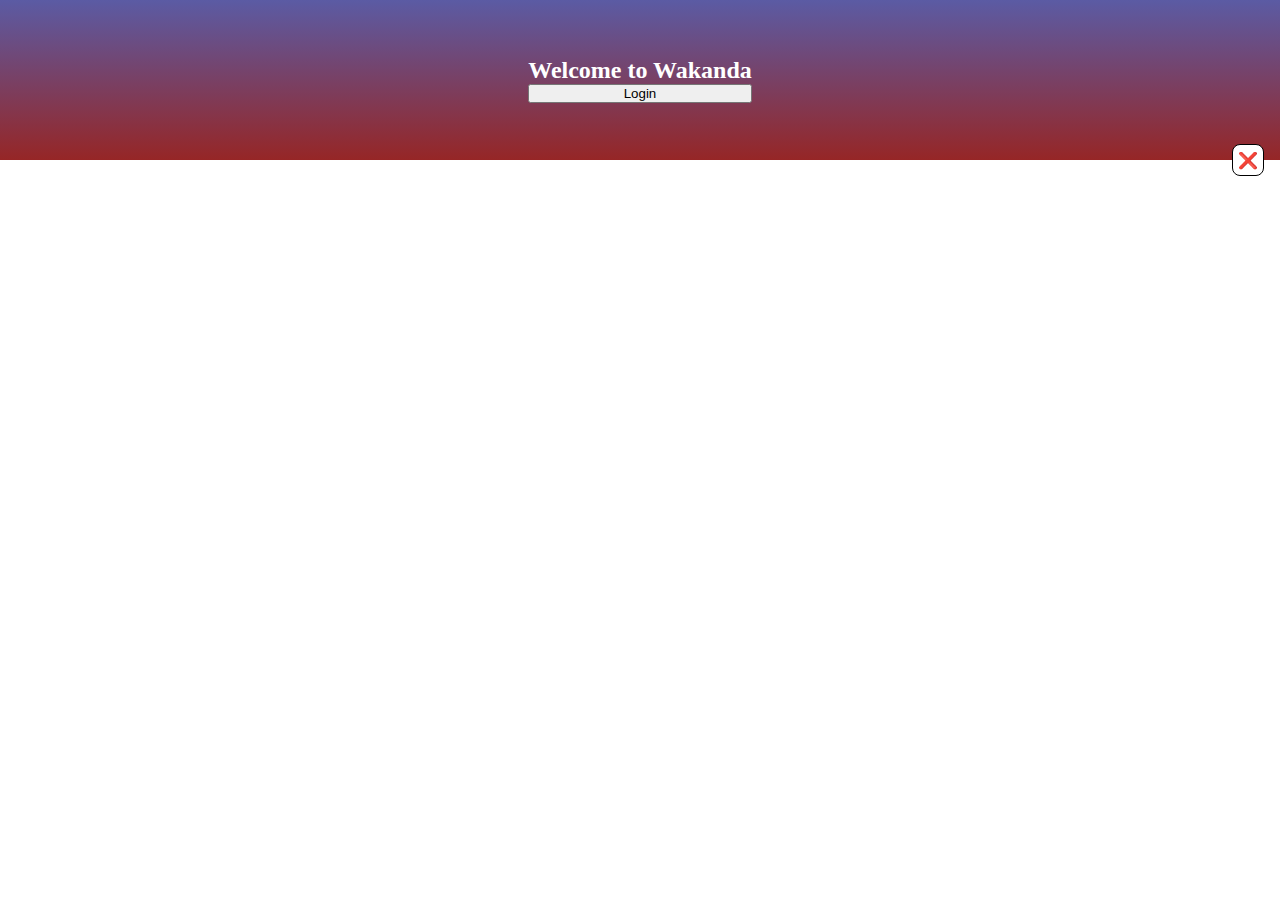
<file: jquery demo/index.html>
<!DOCTYPE html>
<html lang="en">
<head>
    <meta charset="UTF-8">
    <meta http-equiv="X-UA-Compatible" content="IE=edge">
    <meta name="viewport" content="width=device-width, initial-scale=1.0">
    <title>Jquery demo</title>
    <style>
        *{
            margin: 0;
            padding: 0;
            box-sizing: border-box;
        }
        .box{
            height: 10rem;
            background-image: linear-gradient(rgb(91, 91, 164),rgb(150, 38, 38));
            display: grid;
            place-content: center;
            color: white;
            position: relative;
        }
        #btn-cls{
            background: white;
            border: 1px black solid;
            width: 2rem;
            height: 2rem;
            color: white;
            font-size: 1rem;
            cursor: pointer;
            border-radius: .5rem;
            position: absolute;
            inset: auto 1rem -1rem auto;
        }
        .modal{
            position: fixed;
            inset: 50% auto auto 50%;
            transform: translate(-50%, -50%);
            background: rgb(231, 228, 228);
            border-radius: .5rem;
            display: none;
            
        }
        .modal form{
            display: grid;
            padding: 3em;
            gap: 1rem;
        }
        #btn-form-cls{
            background: white;
            border: 1px solid red;
            width: 2rem;
            height: 2rem;
            color: white;
            font-size: 1rem;
            cursor: pointer;
            position:absolute;
            border-radius: 100%;
            inset: 1rem 1rem auto auto;
        }

    </style>
</head>
<body>
    <div class="box">
        <h2>Welcome to Wakanda</h2>
        <button class="show_login">Login</button>
        <button id="btn-cls">❌</button>
    </div>
    <div class="modal">
        <form>
            <input type="text" placeholder="Email">
            <input type="text" placeholder="Password">
            <button>Login</button>
            <button id="btn-form-cls">❌</button>
            
        </form>
    </div>
    <script src="https://code.jquery.com/jquery-3.6.3.min.js" integrity="sha256-pvPw+upLPUjgMXY0G+8O0xUf+/Im1MZjXxxgOcBQBXU=" crossorigin="anonymous"></script>
    <script>
        $(function () {
            $('#btn-cls').click(()=>{
                $('.box').slideUp(500) 
            })
            $('.show_login').click(()=>{
                $('.modal').slideToggle(500) 
            })
            $('#btn-form-cls').click((e)=>{
                e.preventDefault()
                $('.modal').fadeOut(300) 
            })
        });
    </script>
</body>
</html>
</file>
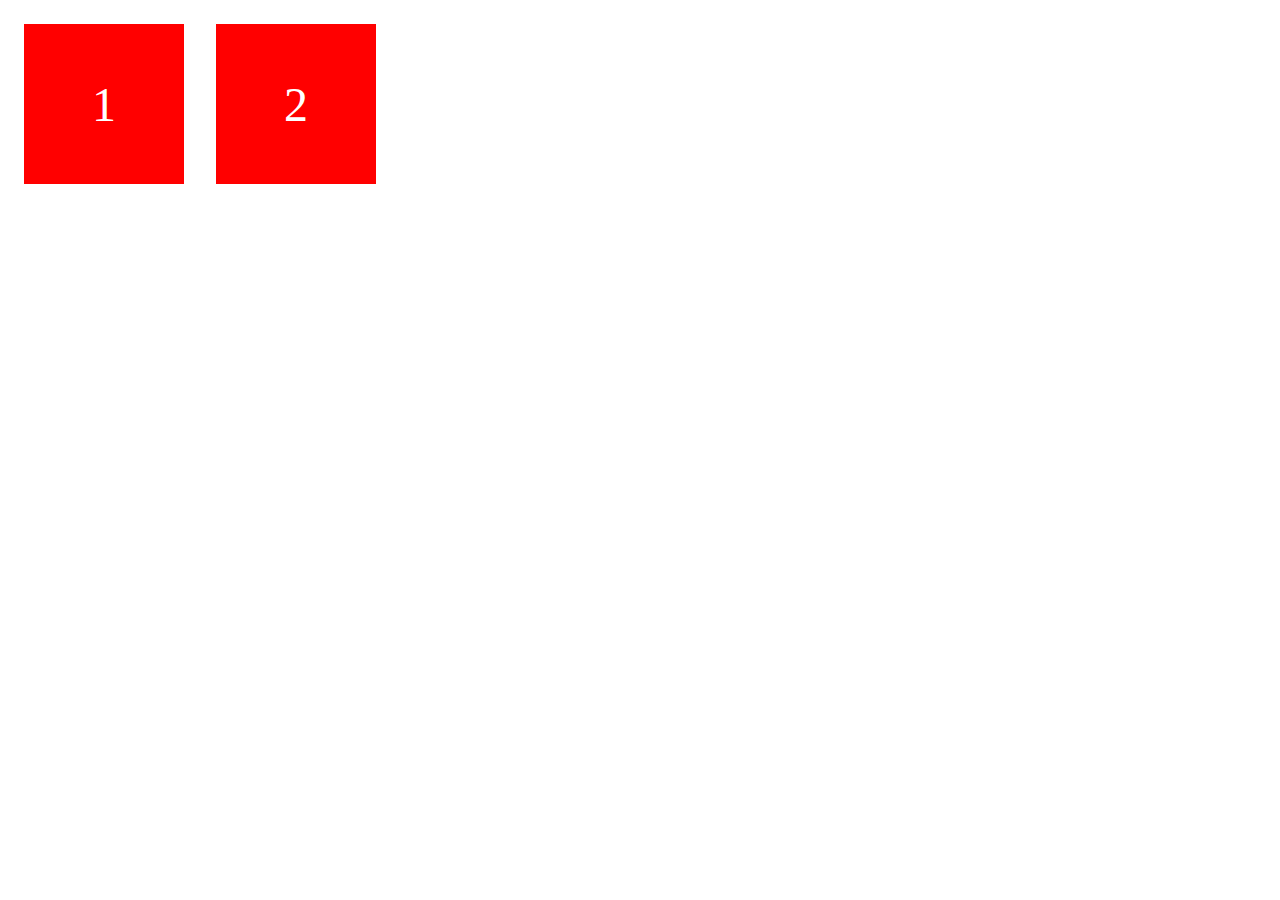
<file: JS-practice2/index.html>
<!DOCTYPE html>
<html lang="en">
<head>
    <meta charset="UTF-8">
    <meta http-equiv="X-UA-Compatible" content="IE=edge">
    <meta name="viewport" content="width=device-width, initial-scale=1.0">
    <title>JS demo 2</title>
    <style>
        .container{
            display: flex;
        }
        .box{
            height: 10rem;
            width: 10rem;
            background-color: red;
            margin: 1rem;
            display: flex;
            justify-content: center;
            align-items: center;
            font-size: 3rem;
            color: white;
            cursor: pointer;
        }
    </style>
</head>
<body>
    <div class="container">
        <div class="box" id="b1">1</div>
        <div class="box" id="b2">2</div>
    </div>
<script>
    let box1=document.querySelector('#b1');
    let box2=document.querySelector('#b2');
    let box_2_is_hidden=false;
    box1.addEventListener('click', (e)=>{
       if(box_2_is_hidden){
        box2.style.display='flex';
        box1.textContent='Visible';
        box1.style.backgroundColor='red';
        box_2_is_hidden=false;
       }
       else{
        box2.style.display="none";
        box1.textContent='Hidden';
        box1.style.backgroundColor='#000';
        box_2_is_hidden=true;
       }

    })
</script>
</body>
</html>
</file>
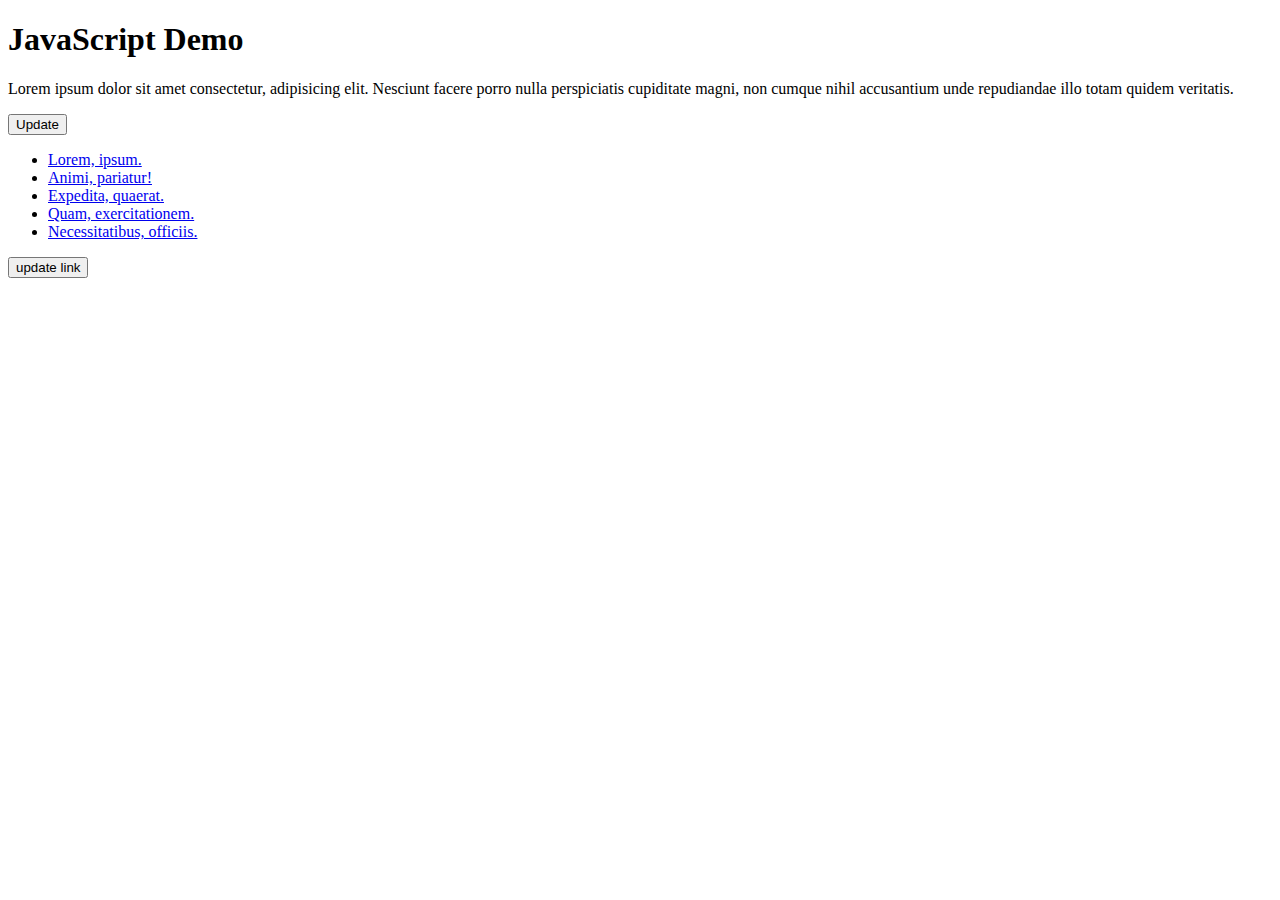
<file: JS_practice/index.html>
<!DOCTYPE html>
<html lang="en">
<head>
    <meta charset="UTF-8">
    <meta http-equiv="X-UA-Compatible" content="IE=edge">
    <meta name="viewport" content="width=device-width, initial-scale=1.0">
    <title>Document</title>
    <script src="index.js" defer></script>
</head>
<body>
    <h1>JavaScript Demo</h1>
    <p>Lorem ipsum dolor sit amet consectetur, adipisicing elit. Nesciunt facere porro nulla perspiciatis cupiditate magni, non cumque nihil accusantium unde repudiandae illo totam quidem veritatis.</p>
    <button onclick="changeMessage(event)">Update</button>

    <ul>
        <li><a href="#">Lorem, ipsum.</a></li>
        <li><a href="#">Animi, pariatur!</a></li>
        <li><a href="#">Expedita, quaerat.</a></li>
        <li><a href="#">Quam, exercitationem.</a></li>
        <li><a href="#">Necessitatibus, officiis.</a></li>
    </ul>
    <button id="btn-uplink">update link</button>
</body>
</html>
</file>
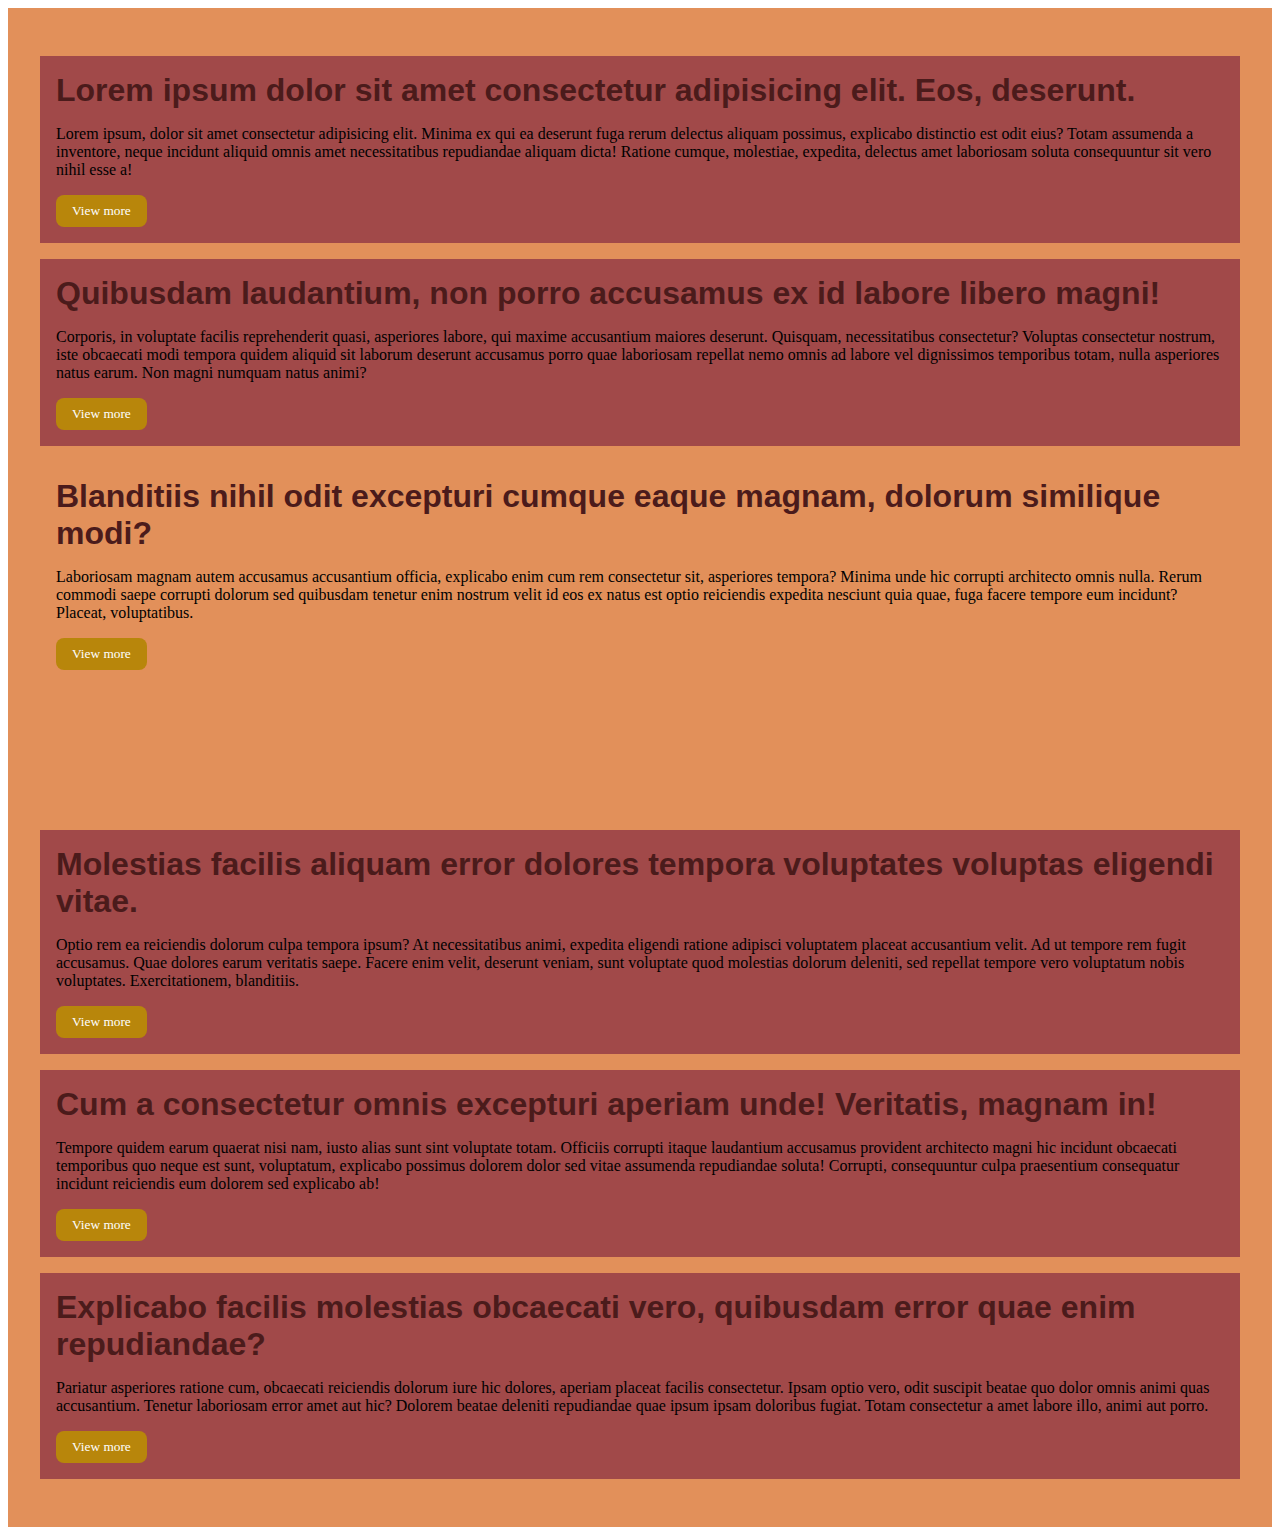
<file: class_selector.html>
<!DOCTYPE html>
<html lang="en">
<head>
    <meta charset="UTF-8">
    <meta http-equiv="X-UA-Compatible" content="IE=edge">
    <title>Document</title>
    <style>
        .container{
            padding: 2rem;
            background: rgba(211, 89, 8, 0.668) ;
        }
        .row{
             background: #a14949;
             padding: 1rem;
             margin: 1rem 0;
        }
        .heading{
               color: rgb(75, 27, 27);
               font-family: Arial;
               margin: 0;
        }
        .content_{
            color:#272626;
            font-family: calibri;
            margin-bottom: 1rem;
        }
        .btn{
            background:darkgoldenrod;
            color: #fefefe;
            font-family: calibri;
            padding: 0.5rem 1rem; /* top-bottom left-right*/
            border: none; /*removes border*/
            border-radius: 0.5rem; /*rounds the corner*/

        }

        /*id selector*/
       #special{
        background:url(https://th.bing.com/th/id/R.227ff310c4e9484cfdd28dfed2197b07?rik=ipY5pR8sPm%2b%2bRw&riu=http%3a%2f%2fimages2.fanpop.com%2fimages%2fphotos%2f4600000%2fBeach-random-4602922-790-542.jpg&ehk=soxrwGNP2BKUcka8WwCPWbWY6q91Z1YBVhSy5TkoxFo%3d&risl=&pid=ImgRaw&r=0);
        background-attachment: fixed;
        background-size: cover;
        height: 20rem;
       }
    </style>
</head>
<body>
   <div class="container">
    <div class="row">
        <h1 class="heading">Lorem ipsum dolor sit amet consectetur adipisicing elit. Eos, deserunt.</h1>
        <p class="content">Lorem ipsum, dolor sit amet consectetur adipisicing elit. Minima ex qui ea deserunt fuga rerum delectus aliquam possimus, explicabo distinctio est odit eius? Totam assumenda a inventore, neque incidunt aliquid omnis amet necessitatibus repudiandae aliquam dicta! Ratione cumque, molestiae, expedita, delectus amet laboriosam soluta consequuntur sit vero nihil esse a!</p>
        <button class="btn">View more</button>
    </div>
    <div class="row">
        <h1 class="heading">Quibusdam laudantium, non porro accusamus ex id labore libero magni!</h1>
        <p class="content">Corporis, in voluptate facilis reprehenderit quasi, asperiores labore, qui maxime accusantium maiores deserunt. Quisquam, necessitatibus consectetur? Voluptas consectetur nostrum, iste obcaecati modi tempora quidem aliquid sit laborum deserunt accusamus porro quae laboriosam repellat nemo omnis ad labore vel dignissimos temporibus totam, nulla asperiores natus earum. Non magni numquam natus animi?</p>
        <button class="btn">View more</button>
    </div>
    <div class="row" id="special">
        <h1 class="heading">Blanditiis nihil odit excepturi cumque eaque magnam, dolorum similique modi?</h1>
        <p class="content">Laboriosam magnam autem accusamus accusantium officia, explicabo enim cum rem consectetur sit, asperiores tempora? Minima unde hic corrupti architecto omnis nulla. Rerum commodi saepe corrupti dolorum sed quibusdam tenetur enim nostrum velit id eos ex natus est optio reiciendis expedita nesciunt quia quae, fuga facere tempore eum incidunt? Placeat, voluptatibus.</p>
        <button class="btn">View more</button>
    </div>
    <div class="row">
        <h1 class="heading">Molestias facilis aliquam error dolores tempora voluptates voluptas eligendi vitae.</h1>
        <p class="content">Optio rem ea reiciendis dolorum culpa tempora ipsum? At necessitatibus animi, expedita eligendi ratione adipisci voluptatem placeat accusantium velit. Ad ut tempore rem fugit accusamus. Quae dolores earum veritatis saepe. Facere enim velit, deserunt veniam, sunt voluptate quod molestias dolorum deleniti, sed repellat tempore vero voluptatum nobis voluptates. Exercitationem, blanditiis.</p>
        <button class="btn">View more</button>
    </div>
    <div class="row">
        <h1 class="heading">Cum a consectetur omnis excepturi aperiam unde! Veritatis, magnam in!</h1>
        <p class="content">Tempore quidem earum quaerat nisi nam, iusto alias sunt sint voluptate totam. Officiis corrupti itaque laudantium accusamus provident architecto magni hic incidunt obcaecati temporibus quo neque est sunt, voluptatum, explicabo possimus dolorem dolor sed vitae assumenda repudiandae soluta! Corrupti, consequuntur culpa praesentium consequatur incidunt reiciendis eum dolorem sed explicabo ab!</p>
        <button class="btn">View more</button>
    </div>
    <div class="row">
        <h1 class="heading">Explicabo facilis molestias obcaecati vero, quibusdam error quae enim repudiandae?</h1>
        <p class="content">Pariatur asperiores ratione cum, obcaecati reiciendis dolorum iure hic dolores, aperiam placeat facilis consectetur. Ipsam optio vero, odit suscipit beatae quo dolor omnis animi quas accusantium. Tenetur laboriosam error amet aut hic? Dolorem beatae deleniti repudiandae quae ipsum ipsam doloribus fugiat. Totam consectetur a amet labore illo, animi aut porro.</p>
        <button class="btn">View more</button>
    </div>
   </div>
</body>
</html>
</file>
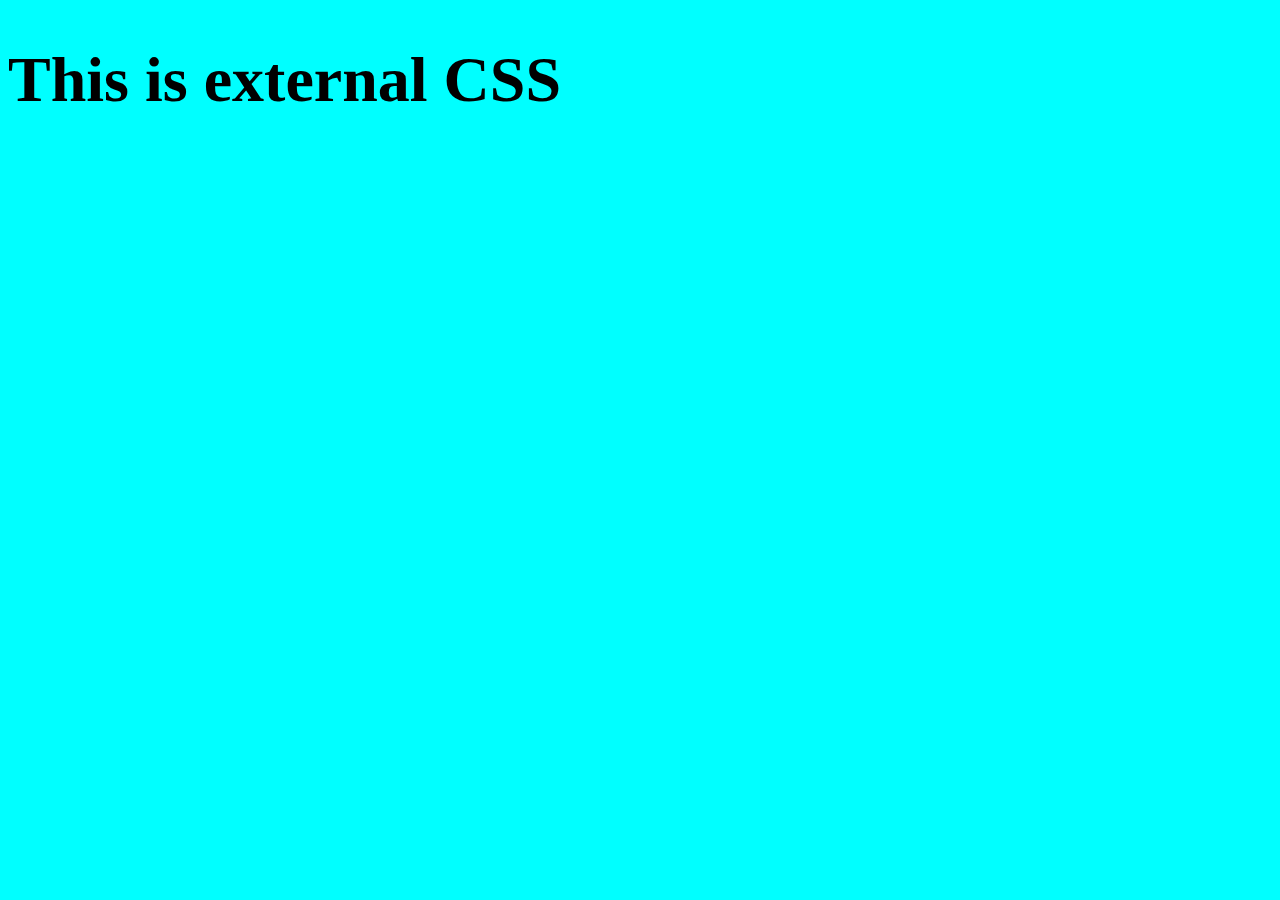
<file: demo.html>
<!DOCTYPE html>
<html lang="en">
<head>
    <meta charset="UTF-8">
    <meta http-equiv="X-UA-Compatible" content="IE=edge">
    <meta name="viewport" content="width=device-width, initial-scale=1.0">
    <title>Document</title>
    <link rel="stylesheet" href="demo.css">
</head>
<body>
    <h1> This is external CSS</h1>
</body>
</html>
</file>
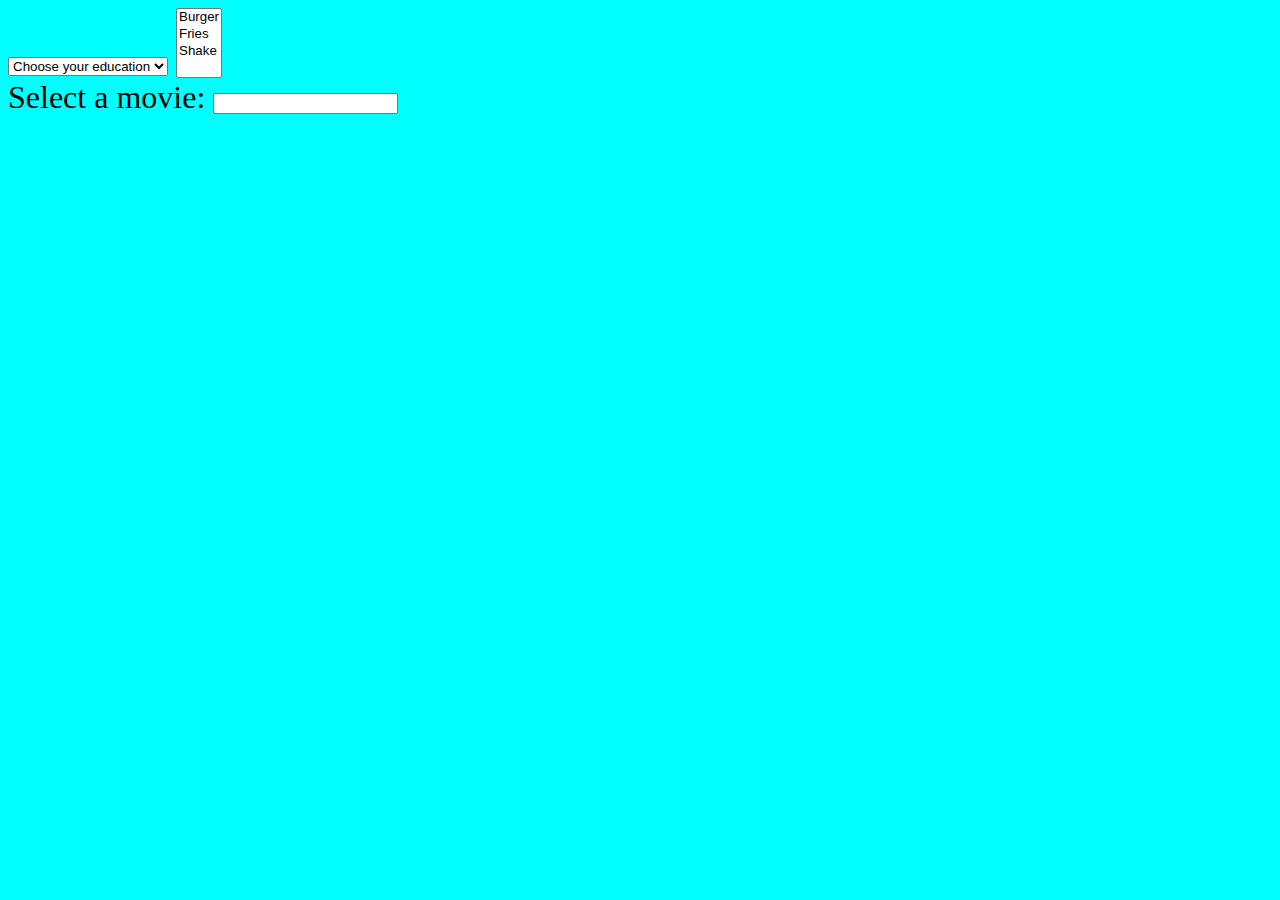
<file: dropmenu.html>
<!DOCTYPE html>
<html lang="en">
<head>
    <meta charset="UTF-8">
    <meta http-equiv="X-UA-Compatible" content="IE=edge">
    <meta name="viewport" content="width=device-width, initial-scale=1.0">
    <title>Document</title>
    <link rel="stylesheet" href="..\demo.css">
</head>
<body>
    <form method = "post">
        <select name="education">
            <option selected disabled>Choose your education</option>
            <option value="N"> None</option>
            <option value="H"> High school</option>
            <option value="C"> College</option>
            <option value="M"> Masters</option>
            <option value="P"> PHD</option>
            
        </select>

        <!-- multiple selection -->

        <select name="food" multiple >
            <option value="B"> Burger</option>
            <option value="F"> Fries</option>
            <option value="S"> Shake</option>
            
        </select>
    <div>
      <label for="movie"> Select a movie:</label>
        <input type="text"  name="movies" list="movies" id=movie>
        <datalist id="movies">
            <option value="Star Wars"></option>
            <option value="Avengers"></option>
            <option value="Wakanda Forever"></option>
            <option value="Black Panther"></option>
        </datalist>
    </div>

    </form>
    
</body>
</html>
</file>
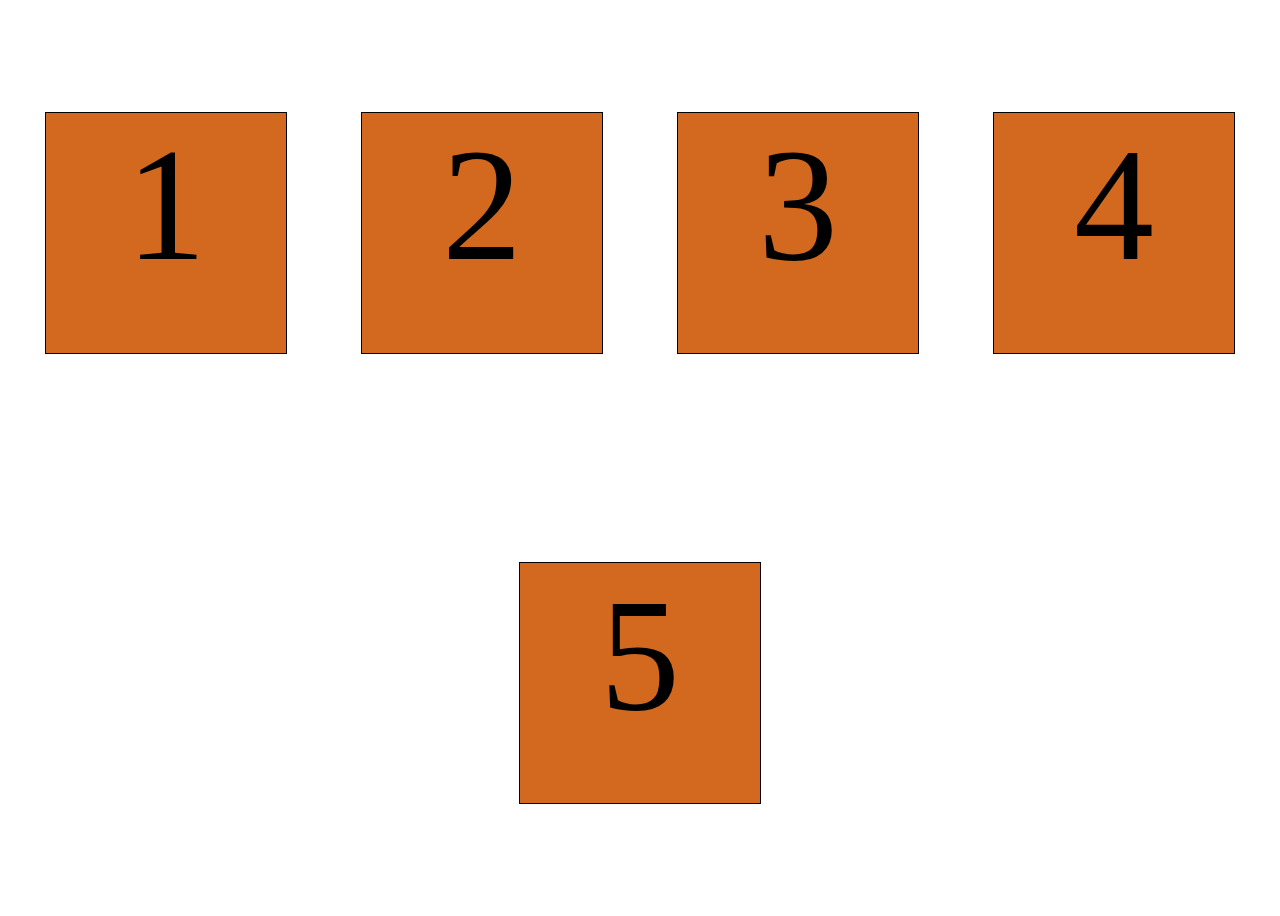
<file: flexdemo.html>
<!DOCTYPE html>
<html lang="en">
<head>
    <meta charset="UTF-8">
    <meta http-equiv="X-UA-Compatible" content="IE=edge">
    <meta name="viewport" content="width=device-width, initial-scale=1.0">
    <title>Flex Box Practice</title>
    <link rel="stylesheet" href="https://cdnjs.cloudflare.com/ajax/libs/font-awesome/6.3.0/css/all.min.css" integrity="sha512-SzlrxWUlpfuzQ+pcUCosxcglQRNAq/DZjVsC0lE40xsADsfeQoEypE+enwcOiGjk/bSuGGKHEyjSoQ1zVisanQ==" crossorigin="anonymous" referrerpolicy="no-referrer" />
    <style>
        .container{
            height: 100vh;   /* viewport height*/
            display: flex;
           flex-flow: row wrap;
           align-items:center;
           justify-content: space-around;
        }

        .box{
            width: 15rem;
            height: 15rem;
            border: 1px solid #000;
            margin: 1rem;
            background-color: chocolate;
            font-size: 10rem;
            text-align: center;
        }

        .area{
            font-size: 1.5rem;
            display: flex;
            color: white;
            flex-flow: row nowrap;
            justify-content: space-evenly;
        }

        .area a{
            color: white;
            text-decoration: none;
        }


    </style>
</head>
<body>
    <div class="container">
        <div class="box">1
            <div class="area">
                <a href="#"> <i class="fa fa-user"> </i></a>
                <a href="#"> <i class="fa fa-globe"></i></a>
                <a href="#"> <i class="fa fa-trash"></i></a>
            </div>
           </div> 
        <div class="box">2
            <div class="area">
                <a href="#"> <i class="fa fa-user"> </i></a>
                <a href="#"> <i class="fa fa-globe"></i></a>
                <a href="#"> <i class="fa fa-trash"></i></a>
            </div>
        </div>
        <div class="box">3
            <div class="area">
                <a href="#"> <i class="fa fa-user"> </i></a>
                <a href="#"> <i class="fa fa-globe"></i></a>
                <a href="#"> <i class="fa fa-trash"></i></a>
            </div>
        </div>
        <div class="box">4
            <div class="area">
                <a href="#"> <i class="fa fa-user"> </i></a>
                <a href="#"> <i class="fa fa-globe"></i></a>
                <a href="#"> <i class="fa fa-trash"></i></a>
            </div>
        </div>
        <div class="box">5
            <div class="area">
                <a href="#"> <i class="fa fa-user"> </i></a>
                <a href="#"> <i class="fa fa-globe"></i></a>
                <a href="#"> <i class="fa fa-trash"></i></a>
            </div>
        </div>
    </div>
</body>
</html>
</file>
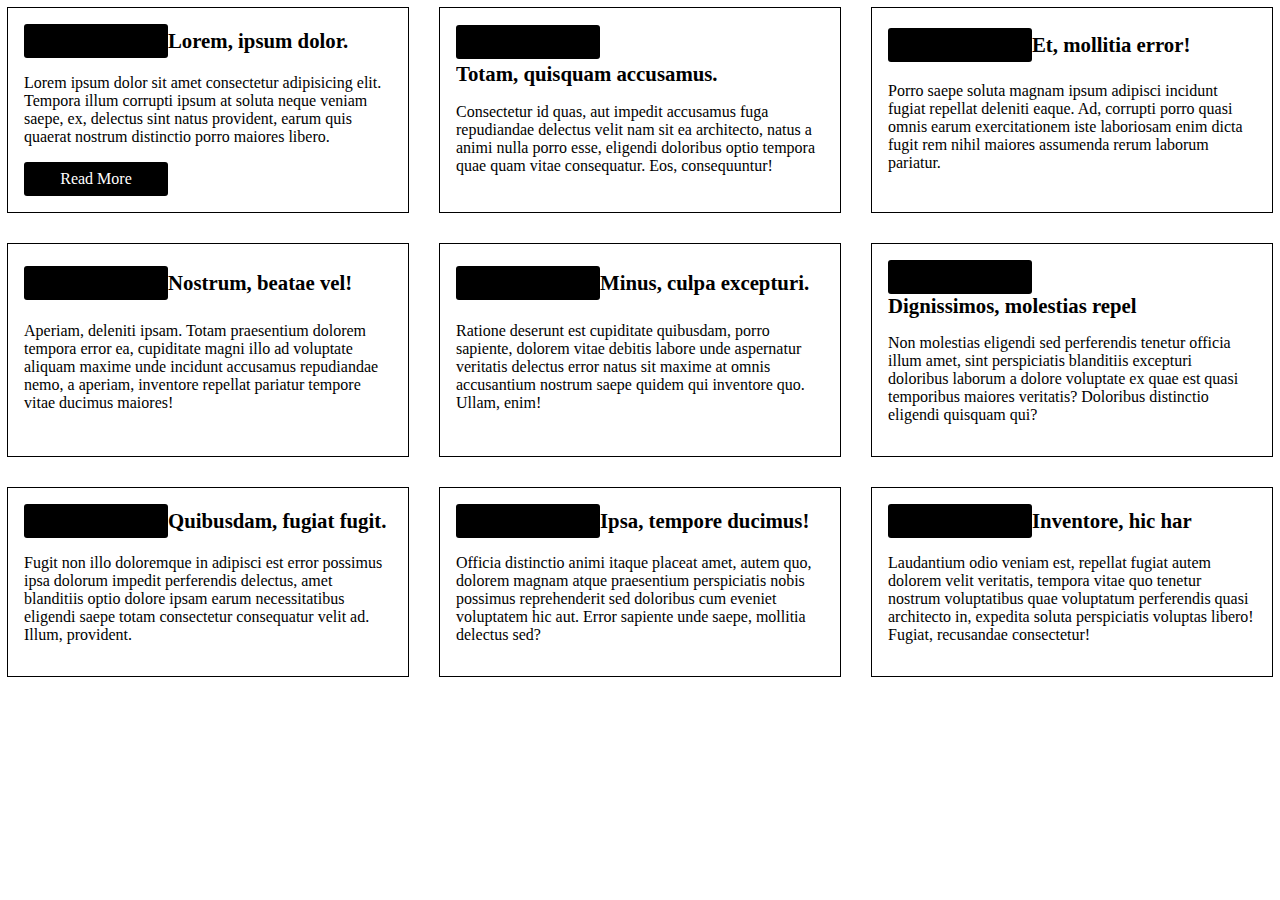
<file: Grid demo.html>
<!DOCTYPE html>
<html lang="en">
<head>
    <meta charset="UTF-8">
    <meta http-equiv="X-UA-Compatible" content="IE=edge">
    <meta name="viewport" content="width=device-width, initial-scale=1.0">
    <title>Grid</title>
    <link rel="stylesheet" href="https://cdnjs.cloudflare.com/ajax/libs/font-awesome/6.3.0/css/all.min.css" integrity="sha512-SzlrxWUlpfuzQ+pcUCosxcglQRNAq/DZjVsC0lE40xsADsfeQoEypE+enwcOiGjk/bSuGGKHEyjSoQ1zVisanQ==" crossorigin="anonymous" referrerpolicy="no-referrer" />
    <style>
        .gallery{
            display: grid;
            grid-template-columns: repeat(auto-fill,minmax(300px,1fr));
            gap: 2rem;
        }

        .card{
            display: flex;
            flex-flow: row wrap;
            outline: 1px solid #000;
            box-sizing: 0px 0px 3px #000;
            padding: 1rem;
        }
        .head{
            display: flex;
            flex-flow: row wrap; 
            align-items: flex-start;
            justify-content: flex-start;
            align-items: center;
            width: 100%;
            overflow-x: hidden;
        }
        h1{
            margin: 0;
            padding: 0;
            font-size: 1.3rem;
            white-space: nowrap;
        }
        .head i{
            padding-right: 1rem;
        }
        a{
            width: 8rem;
            padding: .5rem;
            background-color: #000;
            color: white;
            border-radius: 3px;
            border: none;
            text-align: center;
        }
        a:hover, a:focus{
            background-color: #376283;
        }
    </style>
</head>
<body>
     <div class="gallery">
        <div class="card">
            <div class="head">
                <a href="#"> <i class="fa fa-user"> </i></a>
                <h1>Lorem, ipsum dolor.</h1>
            </div>
            <p>Lorem ipsum dolor sit amet consectetur adipisicing elit. Tempora illum corrupti ipsum at soluta neque veniam saepe, ex, delectus sint natus provident, earum quis quaerat nostrum distinctio porro maiores libero.</p>
            <a>
                Read More <i class="fa-solid fa-arrow-right"></i>
            </a>
        </div>
       
        <div class="card">
            <div class="head">
                 <a href="#"> <i class="fa fa-user"> </i></a>
                <h1>Totam, quisquam accusamus.</h1>
            </div>
            <p>Consectetur id quas, aut impedit accusamus fuga repudiandae delectus velit nam sit ea architecto, natus a animi nulla porro esse, eligendi doloribus optio tempora quae quam vitae consequatur. Eos, consequuntur!</p>
        </div>
        <div class="card">
            <div class="head">
                 <a href="#"> <i class="fa fa-user"> </i></a>
                <h1>Et, mollitia error!</h1>
            </div>
            <p>Porro saepe soluta magnam ipsum adipisci incidunt fugiat repellat deleniti eaque. Ad, corrupti porro quasi omnis earum exercitationem iste laboriosam enim dicta fugit rem nihil maiores assumenda rerum laborum pariatur.</p>
        </div>
        <div class="card">
            <div class="head">
                 <a href="#"> <i class="fa fa-user"> </i></a>
                <h1>Nostrum, beatae vel!</h1>
            </div>
            <p>Aperiam, deleniti ipsam. Totam praesentium dolorem tempora error ea, cupiditate magni illo ad voluptate aliquam maxime unde incidunt accusamus repudiandae nemo, a aperiam, inventore repellat pariatur tempore vitae ducimus maiores!</p>
        </div>
        <div class="card">
            <div class="head">
                 <a href="#"> <i class="fa fa-user"> </i></a>
                <h1>Minus, culpa excepturi.</h1>
            </div>
            <p>Ratione deserunt est cupiditate quibusdam, porro sapiente, dolorem vitae debitis labore unde aspernatur veritatis delectus error natus sit maxime at omnis accusantium nostrum saepe quidem qui inventore quo. Ullam, enim!</p>
        </div>
        <div class="card">
            <div class="head">
                 <a href="#"> <i class="fa fa-user"> </i></a>
                <h1>Dignissimos, molestias repel</h1>
            </div>
            <p>Non molestias eligendi sed perferendis tenetur officia illum amet, sint perspiciatis blanditiis excepturi doloribus laborum a dolore voluptate ex quae est quasi temporibus maiores veritatis? Doloribus distinctio eligendi quisquam qui?</p>
        </div>
        <div class="card">
            <div class="head">
                 <a href="#"> <i class="fa fa-user"> </i></a>
                <h1>Quibusdam, fugiat fugit.</h1>
            </div>
            <p>Fugit non illo doloremque in adipisci est error possimus ipsa dolorum impedit perferendis delectus, amet blanditiis optio dolore ipsam earum necessitatibus eligendi saepe totam consectetur consequatur velit ad. Illum, provident.</p>
        </div>
        <div class="card">
            <div class="head">
                 <a href="#"> <i class="fa fa-user"> </i></a>
                <h1>Ipsa, tempore ducimus!</h1>
            </div>
            <p>Officia distinctio animi itaque placeat amet, autem quo, dolorem magnam atque praesentium perspiciatis nobis possimus reprehenderit sed doloribus cum eveniet voluptatem hic aut. Error sapiente unde saepe, mollitia delectus sed?</p>
        </div>
        <div class="card">
            <div class="head">
                 <a href="#"> <i class="fa fa-user"> </i></a>
                <h1>Inventore, hic har</h1>
            </div>
            <p>Laudantium odio veniam est, repellat fugiat autem dolorem velit veritatis, tempora vitae quo tenetur nostrum voluptatibus quae voluptatum perferendis quasi architecto in, expedita soluta perspiciatis voluptas libero! Fugiat, recusandae consectetur!</p>
        </div>
     </div>
</body>
</html>
</file>
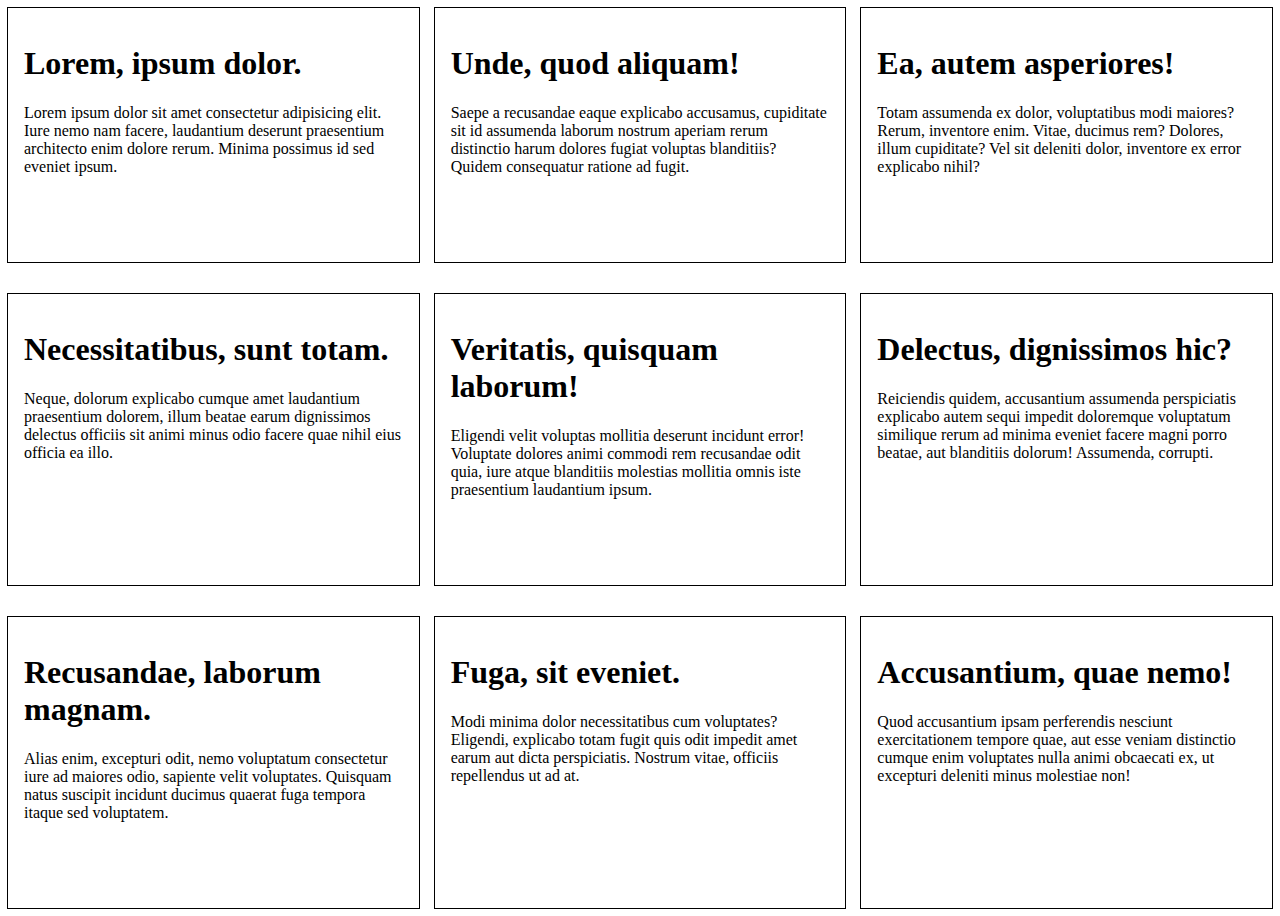
<file: layout.html>
<!DOCTYPE html>
<html lang="en">
<head>
    <meta charset="UTF-8">
    <meta http-equiv="X-UA-Compatible" content="IE=edge">
    <meta name="viewport" content="width=device-width, initial-scale=1.0">
    <title>  Layout using grid</title>
    <style>
        .container{
            display: grid;
            height: 100vh;
            grid-template-columns:repeat(auto-fill,minmax(20rem,1fr));
            column-gap: 1rem;
            row-gap: 2rem;
        }

        .item{
            outline: 1px solid #000;
            padding: 1rem;
        }
    </style>
</head>
<body>
    <div class="container">
        <div class="item">
            <h1>Lorem, ipsum dolor.</h1>
            <p>Lorem ipsum dolor sit amet consectetur adipisicing elit. Iure nemo nam facere, laudantium deserunt praesentium architecto enim dolore rerum. Minima possimus id sed eveniet ipsum.</p>
        </div>
        <div class="item">
            <h1>Unde, quod aliquam!</h1>
            <p>Saepe a recusandae eaque explicabo accusamus, cupiditate sit id assumenda laborum nostrum aperiam rerum distinctio harum dolores fugiat voluptas blanditiis? Quidem consequatur ratione ad fugit.</p>
        </div>
        <div class="item">
            <h1>Ea, autem asperiores!</h1>
            <p>Totam assumenda ex dolor, voluptatibus modi maiores? Rerum, inventore enim. Vitae, ducimus rem? Dolores, illum cupiditate? Vel sit deleniti dolor, inventore ex error explicabo nihil?</p>
        </div>
        <div class="item">
            <h1>Necessitatibus, sunt totam.</h1>
            <p>Neque, dolorum explicabo cumque amet laudantium praesentium dolorem, illum beatae earum dignissimos delectus officiis sit animi minus odio facere quae nihil eius officia ea illo.</p>
        </div>
        <div class="item">
            <h1>Veritatis, quisquam laborum!</h1>
            <p>Eligendi velit voluptas mollitia deserunt incidunt error! Voluptate dolores animi commodi rem recusandae odit quia, iure atque blanditiis molestias mollitia omnis iste praesentium laudantium ipsum.</p>
        </div>
        <div class="item">
            <h1>Delectus, dignissimos hic?</h1>
            <p>Reiciendis quidem, accusantium assumenda perspiciatis explicabo autem sequi impedit doloremque voluptatum similique rerum ad minima eveniet facere magni porro beatae, aut blanditiis dolorum! Assumenda, corrupti.</p>
        </div>
        <div class="item">
            <h1>Recusandae, laborum magnam.</h1>
            <p>Alias enim, excepturi odit, nemo voluptatum consectetur iure ad maiores odio, sapiente velit voluptates. Quisquam natus suscipit incidunt ducimus quaerat fuga tempora itaque sed voluptatem.</p>
        </div>
        <div class="item">
            <h1>Fuga, sit eveniet.</h1>
            <p>Modi minima dolor necessitatibus cum voluptates? Eligendi, explicabo totam fugit quis odit impedit amet earum aut dicta perspiciatis. Nostrum vitae, officiis repellendus ut ad at.</p>
        </div>
        <div class="item">
            <h1>Accusantium, quae nemo!</h1>
            <p>Quod accusantium ipsam perferendis nesciunt exercitationem tempore quae, aut esse veniam distinctio cumque enim voluptates nulla animi obcaecati ex, ut excepturi deleniti minus molestiae non!</p>
        </div>
    </div>
</body>
</html>
</file>
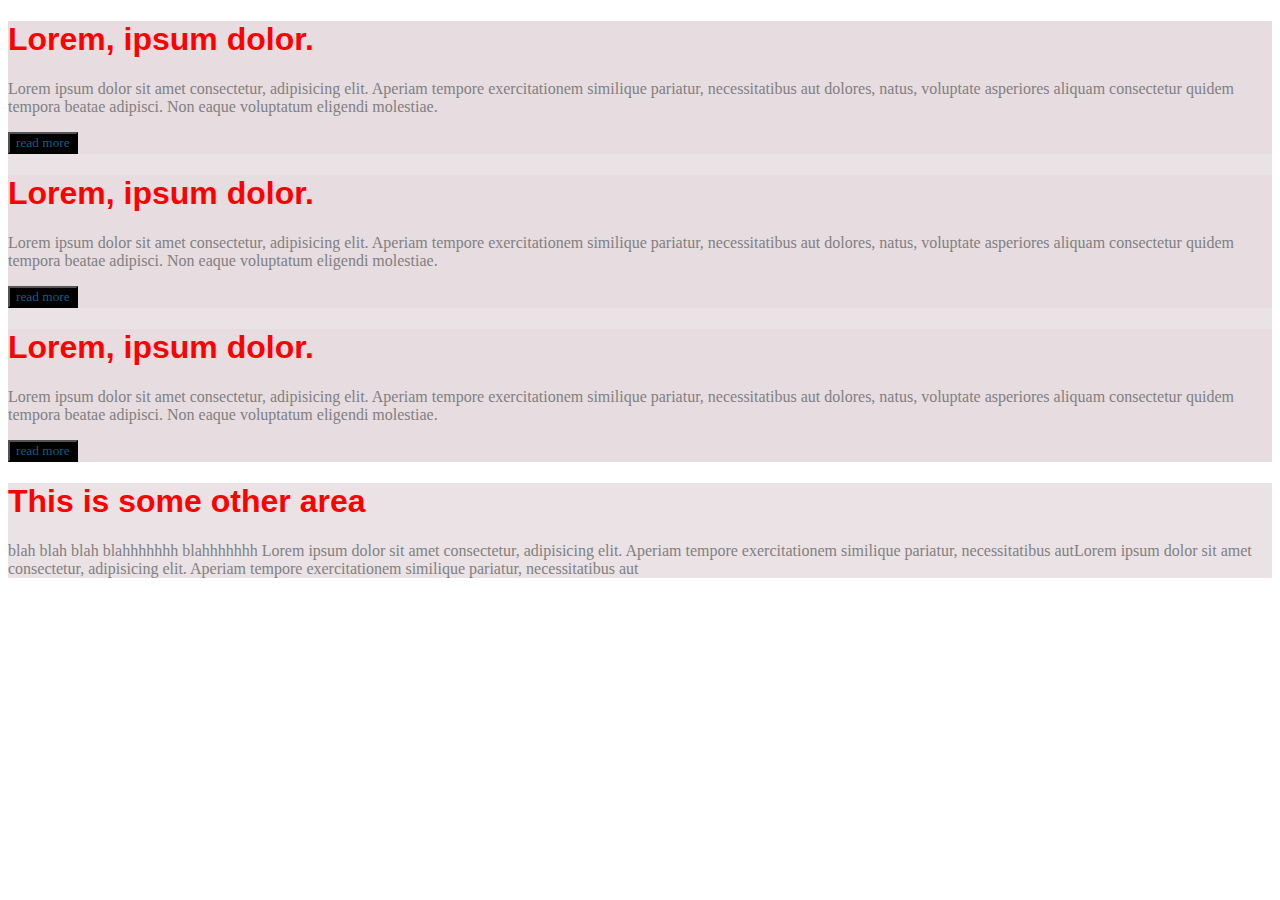
<file: tagselector.html>
<!DOCTYPE html>
<html lang="en">
<head>
    <meta charset="UTF-8">
    <meta http-equiv="X-UA-Compatible" content="IE=edge">
    <meta name="viewport" content="width=device-width, initial-scale=1.0">
    <title>Tag selection</title>

    <style>
          div{
            background-color: rgba(230, 219, 222, 0.796) ;
            outline: 1 px solid black ;
          }

          h1{
            color: red;
            font-family: Arial;
          }
          p{
            color: grey;
            font-family:calibri ;

          }
          button{
            background-color: black;
            color: rgb(17, 94, 130);
            font-family: calibri;
          }
    </style>
</head>
<body>
    <div>
        <div>
            <h1>Lorem, ipsum dolor.</h1>
            <p>Lorem ipsum dolor sit amet consectetur, adipisicing elit. Aperiam tempore exercitationem similique pariatur, necessitatibus aut dolores, natus, voluptate asperiores aliquam consectetur quidem tempora beatae adipisci. Non eaque voluptatum eligendi molestiae.</p>
            <button>read more</button>
        </div>

        <div>
            <h1>Lorem, ipsum dolor.</h1>
            <p>Lorem ipsum dolor sit amet consectetur, adipisicing elit. Aperiam tempore exercitationem similique pariatur, necessitatibus aut dolores, natus, voluptate asperiores aliquam consectetur quidem tempora beatae adipisci. Non eaque voluptatum eligendi molestiae.</p>
        
            <button>read more</button></div>

        <div>
            <h1>Lorem, ipsum dolor.</h1>
            <p>Lorem ipsum dolor sit amet consectetur, adipisicing elit. Aperiam tempore exercitationem similique pariatur, necessitatibus aut dolores, natus, voluptate asperiores aliquam consectetur quidem tempora beatae adipisci. Non eaque voluptatum eligendi molestiae.</p>
            <button>read more</button>
        </div>
    </div>

    <section>
        <div>
            <h1> This is some other area</h1>
            <p> blah blah blah blahhhhhhh blahhhhhhh Lorem ipsum dolor sit amet consectetur, adipisicing elit. Aperiam tempore exercitationem similique pariatur, necessitatibus autLorem ipsum dolor sit amet consectetur, adipisicing elit. Aperiam tempore exercitationem similique pariatur, necessitatibus aut</p>
        </div>
    </section>
</body>
</html>
</file>
<file: demo.css>
body{
    background-color: aqua;
    font-size: 2rem;
}
</file>
